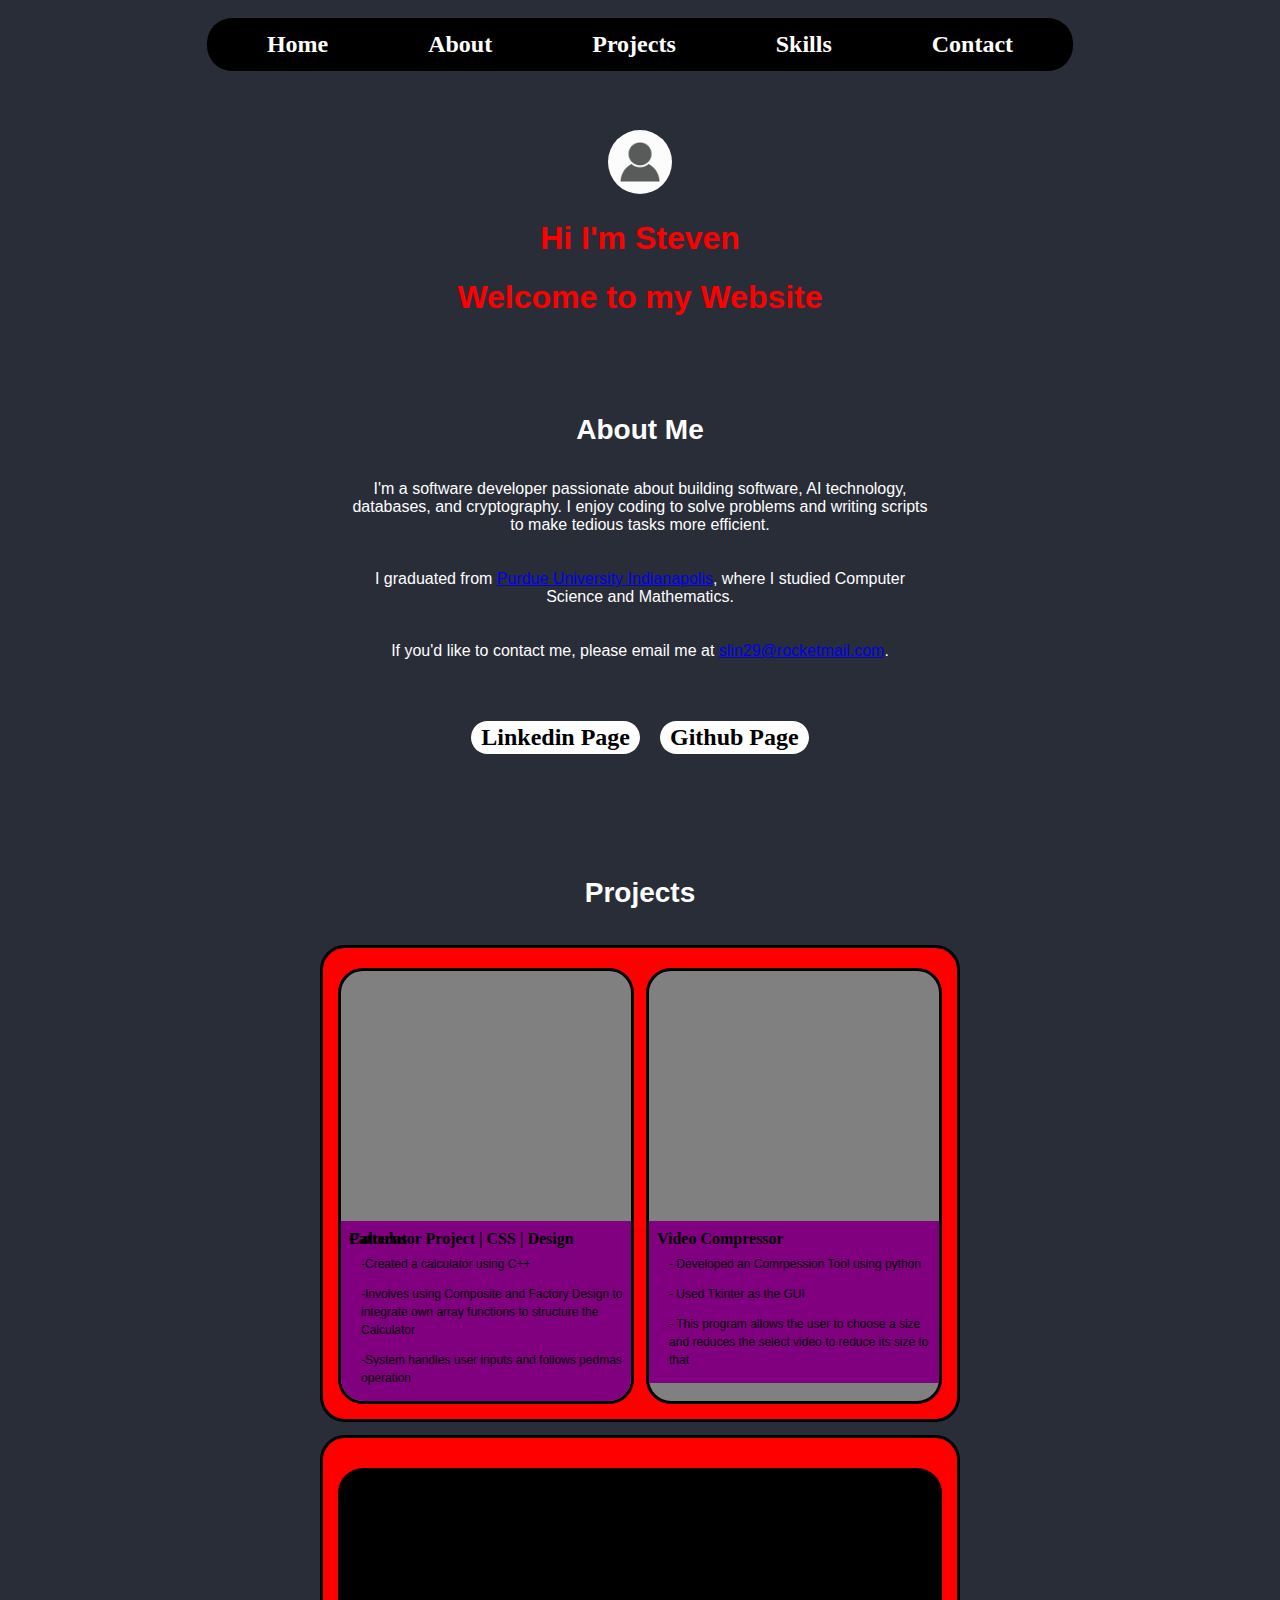
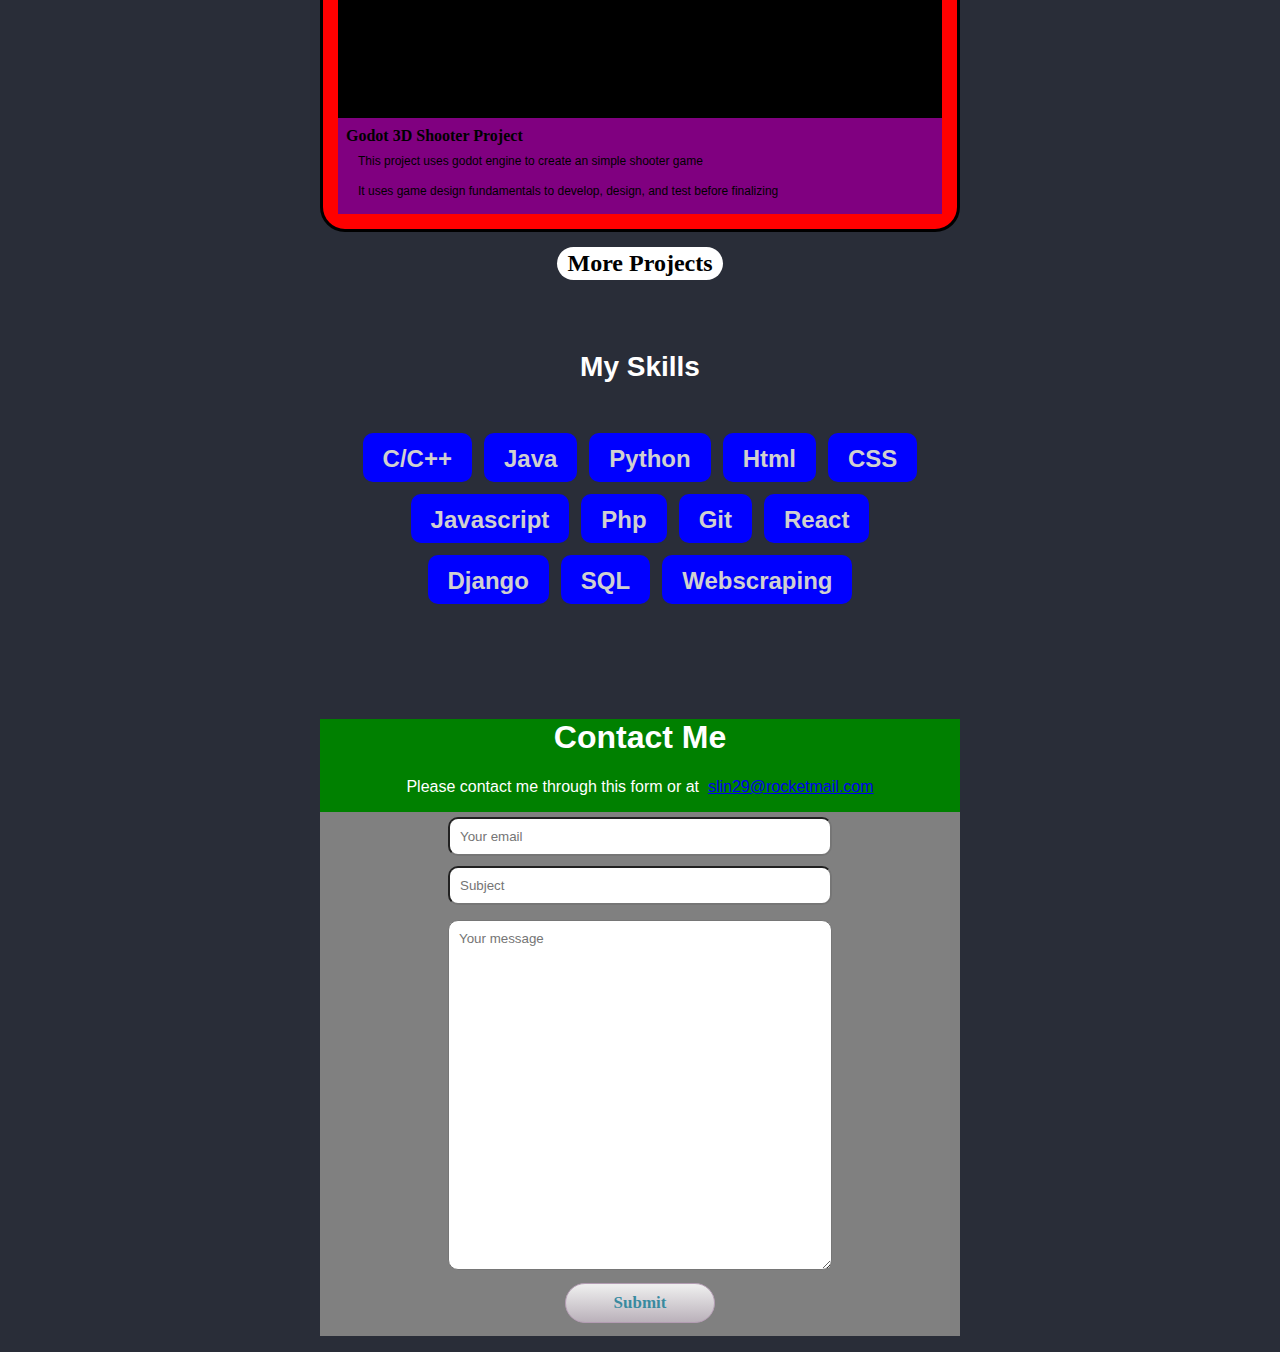
<file: index.html>
<html lang="en" xmlns="http://www.w3.org/1999/html">
  <head>
    <meta charset="UTF-8">
    <meta name="viewport" content="width=device-width, initial-scale=1.0">
    <meta http-equiv="X-UA-Compatible" content="ie=edge">
    <title>My Website </title>

    <script src="https://ajax.googleapis.com/ajax/libs/jquery/3.5.1/jquery.min.js"></script>
    <link rel="stylesheet" href="css/style.css">
	<script src="js/videoplayback.js"></script>
	<script src="js/jqueryscroll.js"></script>
    <script src="https://www.youtube.com/iframe_api"></script>


  </head>
  <body>
    <main>
        <nav class="navbar">
            <ul class="nav-list">
                <li><a href="#home">Home</a></li>
                <li><a href="#about">About</a></li>
                <li><a href="#projects">Projects</a></li>
                <li><a href="#skill">Skills</a></li>
                <li><a href="#contact">Contact</a></li>
            </ul>
        </nav>

        <div id="home"></div>
        <div class="myname">
            <img src="images/sample.png">
            <h1> Hi I'm Steven </h1>
            <h1> Welcome to my Website </h1>
        </div>

        <div class="aboutme" id="about">
            <h1 class="titleText"> About Me </h1>
			<p>
			  I'm a software developer passionate about building software, AI technology, databases, and cryptography. I enjoy coding to solve problems and writing scripts to make tedious tasks more efficient.
			</p>

			<p>
			  I graduated from <a href="https://www.purdue.edu/campuses/indianapolis/">Purdue University Indianapolis</a>, where I studied Computer Science and Mathematics.
			</p>

			<p>
			  If you'd like to contact me, please email me at <a href="mailto:slin29@rocketmail.com">slin29@rocketmail.com</a>.
			</p>

        </div>

        <div class="linkbar">
            <ul class ="horizon">
                <li>
                    <a href="https://www.linkedin.com/in/steven-lin-248652259/"> Linkedin Page </a>
                </li>

                <li>
                    <a href="https://github.com/ikimiya"> Github Page </a>
                </li>
            </ul>
        </div>


        <div class="projectTitle" id="projects">
            <h1 class="titleText"> Projects </h1>
        </div>

        <div class="outer-container">
        <div class="project">
            <div class="video-section">
                <iframe
                    id="myVideo1"
                    src="https://www.youtube.com/embed/zDvINTo0UwM?enablejsapi=1&controls=1&modestbranding=1&rel=0"
                    title="Burnice Character Demo - 'A Burnice Special for the Brokenhearted' | Zenless Zone Zero"
                    frameborder="0"
                    allow="accelerometer; autoplay; clipboard-write; encrypted-media; gyroscope; picture-in-picture; web-share"
                    allowfullscreen>
                </iframe>
            </div>
            <div class="text-section">
                <p class="textbold">Calculator Project | CSS | Design Patterns</p>
                <p class="textp">-Created a calculator using C++</p>
                <p class="textp">-Involves using Composite and Factory Design to integrate own array functions to structure the Calculator</p>
                <p class="textp">-System handles user inputs and follows pedmas operation</p>

            </div>
        </div>
        <div class="project">
            <div class="video-section">
                <iframe
                    id="myVideo2"
                    src="https://www.youtube.com/embed/swcKf0VxqQU?enablejsapi=1&controls=1&modestbranding=1&rel=0"
                    title="Burnice Character Demo - 'A Burnice Special for the Brokenhearted' | Zenless Zone Zero"
                    frameborder="0"
                    allow="accelerometer; autoplay; clipboard-write; encrypted-media; gyroscope; picture-in-picture; web-share"
                    allowfullscreen>
                </iframe>
            </div>
            <div class="text-section">
                <p class="textbold">Video Compressor</p>
                <p class="textp">- Developed an Comrpession Tool using python</p>
                <p class="textp">- Used Tkinter as the GUI </p>
                <p class="textp">- This program allows the user to choose a size and reduces the select video to reduce its size to that </p>
     
            </div>
        </div>
    </div>

    <!-- Outer container for the single project -->
    <div class="outer-container">
        <div class="single-project">
            <div class="video-section">
                <iframe
                    id="myVideo3"
                    src="https://www.youtube.com/embed/zG7ljqG3_1Y?enablejsapi=1&controls=1&modestbranding=1&rel=0"
                    title="Burnice Character Demo - 'A Burnice Special for the Brokenhearted' | Zenless Zone Zero"
                    frameborder="0"
                    allow="accelerometer; autoplay; clipboard-write; encrypted-media; gyroscope; picture-in-picture; web-share"
                    allowfullscreen>
                </iframe>
            </div>
            <div class="text-section">
                <p class="textbold">Godot 3D Shooter Project</p>
                <p class="textp">This project uses godot engine to create an simple shooter game</p>
                <p class="textp">It uses game design fundamentals to develop, design, and test before finalizing </p>
            </div>
        </div>
    </div>
	
	
		<div class="linkbar">
            <ul class ="horizon">
                <li>
                    <a href="projects.html"> More Projects </a>
                </li>
            </ul>
        </div>
	
		<div> 
        <h1 class="titleText" style="margin-top:4%" id="skill"> My Skills </h1>
        <div class="skillsection" >
            <ul class="skill-list">
                <li> C/C++ </li>
                <li> Java </li>
                <li> Python </li>
                <li> Html </li>
                <li> CSS </li>
                <li> Javascript </li>
                <li> Php </li>
                <li> Git </li>
                <li> React </li>
                <li> Django </li>
                <li> SQL </li>
		<li> Webscraping </li>
            </ul>
        </div>
		</div>

        <div class="contact-container" id="contact">
            <h1>Contact Me</h1>
            <p>Please contact me through this form or at &nbsp <a href="mailto:slin29@rocketmail.com">slin29@rocketmail.com</a></p>

            <form class="form-container" action="https://formsubmit.co/slin29@rocketmail.com" method="POST" onsubmit="return validateForm(event)">
                <input type="email" id="email" name="email" placeholder="Your email" required />
                <input type="text" id="subject" name="subject" placeholder="Subject" required />
                <textarea class="textboxsize" id="message" name="message" placeholder="Your message" required></textarea>
                <button type="submit" class="submitbtn">Submit</button>
            </form>
        </div>
    </main>
  </body>
</html>
</file>
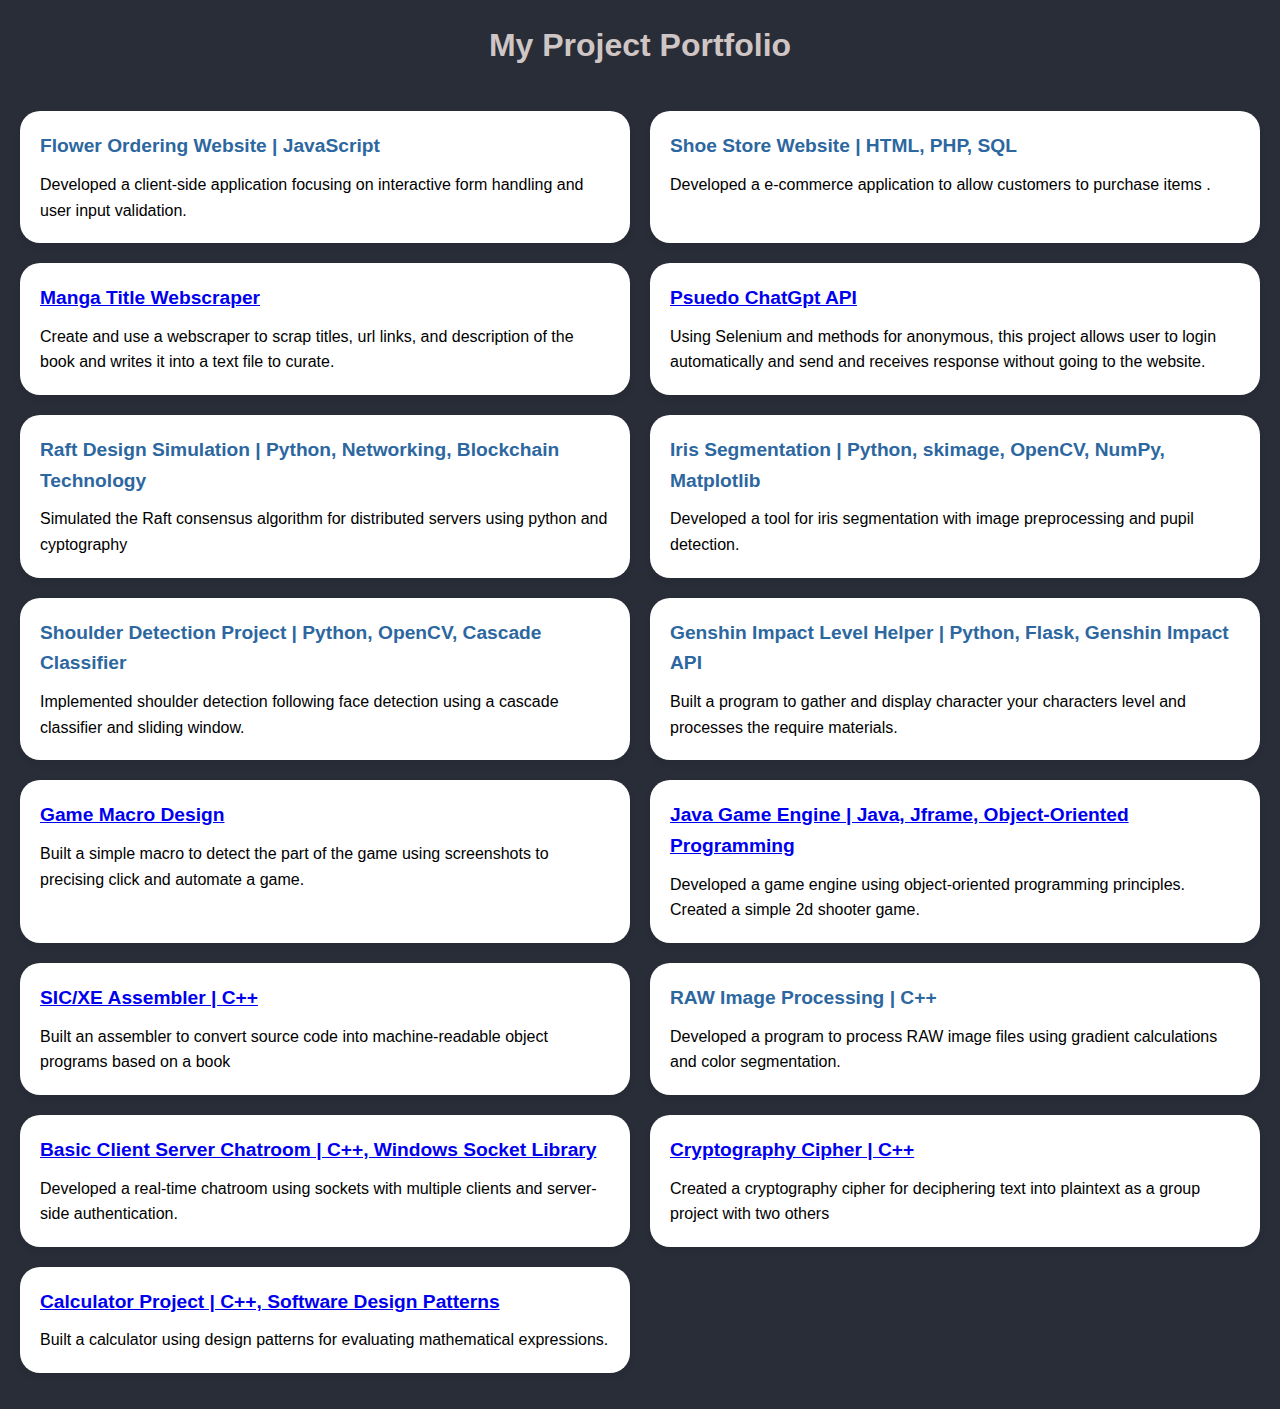
<file: projects.html>
<html lang="en" xmlns="http://www.w3.org/1999/html">
  <head>
    <meta charset="UTF-8">
    <meta name="viewport" content="width=device-width, initial-scale=1.0">
    <meta http-equiv="X-UA-Compatible" content="ie=edge">
    <title>My Website </title>

    <script src="https://ajax.googleapis.com/ajax/libs/jquery/3.5.1/jquery.min.js"></script>
    <link rel="stylesheet" href="css/style.css">
	<script src="js/videoplayback.js"></script>
	<script src="js/jqueryscroll.js"></script>
    <script src="https://www.youtube.com/iframe_api"></script>
    <style>

body {
    font-family: Verdana, sans-serif;
    line-height: 1.6;
    margin: 0;
    padding: 20px;
    background-color:  #292D38;
}

h1 {
    color: #cfc5c5;
    text-align: center;
    margin-bottom: 40px;
}

ul {
    list-style: none;
    padding: 0;
    display: grid;
    grid-template-columns: repeat(auto-fit, minmax(500px, 1fr));
    gap: 20px;
}

li {
    background-color: #fff;
    border-radius: 20px;
    box-shadow: 0 4px 6px rgba(21, 21, 21, 0.1);
    padding: 20px;
    transition: transform 0.2s, box-shadow 0.2s;
}

li:hover {
    transform: translateY(-5px);
    box-shadow: 0 8px 12px rgba(10, 10, 10, 0.15);
}

h3 {
    margin-top: 0;
    color: #2d67a0;
    font-size: 1.2rem;
    margin-bottom: 10px;
}

 
    </style>

  </head>
  <body>
    <main>
<h1>My Project Portfolio</h1>

     <ul>
        <li>
            <h3>Flower Ordering Website | JavaScript</h3>
            Developed a client-side application focusing on interactive form handling and user input validation.
        </li>
        <li>
            <h3>Shoe Store Website | HTML, PHP, SQL</h3>
            Developed a e-commerce application to allow customers to purchase items .
        </li>
		
		<li>
			<h3><a href="https://github.com/ikimiya/webscraper_py">Manga Title Webscraper </a> </h3>
			Create and use a webscraper to scrap titles, url links, and description of the book and writes it into a text file to curate.
		</li>
		
		<li>
			<h3><a href="https://github.com/ikimiya/seleniumchatgpt">Psuedo ChatGpt API</a> </h3>
			Using Selenium and methods for anonymous, this project allows user to login automatically and send and receives response without going to the website.
			
		</li>
 
        <li>
            <h3>Raft Design Simulation | Python, Networking, Blockchain Technology</h3>
            Simulated the Raft consensus algorithm for distributed servers using python and cyptography
        </li>

        <li>
            <h3>Iris Segmentation | Python, skimage, OpenCV, NumPy, Matplotlib</h3>
            Developed a tool for iris segmentation with image preprocessing and pupil detection.
        </li>

        <li>
            <h3>Shoulder Detection Project | Python, OpenCV, Cascade Classifier</h3>
            Implemented shoulder detection following face detection using a cascade classifier and sliding window.
        </li>

        <li>
            <h3>Genshin Impact Level Helper | Python, Flask, Genshin Impact API</h3>
            Built a program to gather and display character your characters level and processes the require materials.
        </li>
		
		<li>
			<h3><a href="https://github.com/ikimiya/brownDustMacro">Game Macro Design</a></h3>
			Built a simple macro to detect the part of the game using screenshots to precising click and automate a game.
		</li>
		
        <li>
            <h3><a href="https://github.com/ikimiya/simpleGameEngine">Java Game Engine | Java, Jframe, Object-Oriented Programming </a></h3>
            Developed a game engine using object-oriented programming principles. Created a simple 2d shooter game.
        </li>
		
        <li>
            <h3><a href="https://github.com/ikimiya/SICXEAssembler">SIC/XE Assembler | C++</a></h3>
            Built an assembler to convert source code into machine-readable object programs based on a book
        </li>

        <li>
            <h3>RAW Image Processing | C++</h3>
            Developed a program to process RAW image files using gradient calculations and color segmentation.
        </li>

        <li>
            <h3><a href="https://github.com/ikimiya/clientServerChatroom"> Basic Client Server Chatroom | C++, Windows Socket Library</a></h3>
            Developed a real-time chatroom using sockets with multiple clients and server-side authentication.
        </li>

        <li>
            <h3><a href="https://github.com/ikimiya/cyptographyCipher">Cryptography Cipher | C++ </a></h3>
            Created a cryptography cipher for deciphering text into plaintext as a group project with two others
        </li>
		
        <li>
            <h3><a href="https://github.com/ikimiya/calculatorProject">Calculator Project | C++, Software Design Patterns </a></h3>
            Built a calculator using design patterns for evaluating mathematical expressions.
        </li>
    </ul>
	
    </main>
  </body>
</html>
</file>
<file: css/style.css>
body{
    background-color:  #292D38;
    margin: 0px;
}


.titleText
{
    color: white;
    font-family: Verdana, sans-serif;
    font-size: 28px;
    display: flex;
    justify-content: center;
    align-items: center;
    background-color: none;
    margin-top: 8%;
    margin-left: 25%;
    margin-right: 25%;
    padding: 5px;
}

/* Navigation Bar */
.navbar
{
    display: flex;
    justify-content: center;
    align-items: center;
    background-color: none;
    padding: 8px;
    margin: 10px;
    position: fixed;
    top: 0;
    left: 0;
    right: 0;
    z-index: 2;
}

.navbar .nav-list {
    background-color: black;
    list-style-type: none;
    display: flex;
    justify-content: center;
    border-radius: 25px;
    padding: 10px;
    margin: 0px;
}

.nav-list li {
    margin: 0 25px;
    padding: 3 15px;
    background-color: none;
    border-radius:25px;
}

.nav-list a {
    color: white;
    font-weight: bold;
    font-size: 24px;
    text-decoration: none;
    padding: 10px;
}

.nav-list a:hover {
    color: red;
}

/* Body */

.myname {
    color: red;
    text-align: center;
    font-family: Tahoma, sans-serif;
    font-size: 16px;
    margin-top: 130px;
    margin-bottom: 0px;
}

.myname img
{
    border-radius: 50%;
    width: 5%;
    margin-bottom: 5px;

}

.aboutme {
    text-align: center;
    margin-top: 2%;
    margin-left: 25%;
    margin-right: 25%;
    padding: 20px;
}

.aboutme p
{
    font-family: Verdana, sans-serif;
	background-color: #292D38;
    color: white; 
    padding: 10px; 
    border-radius: 5px; 
}

/* Links Format " */
.linkbar
{
    display: flex;
    justify-content: center;
    align-items: center;
    background-color: none;

}

.linkbar .horizon {
    background-color: none;
    list-style-type: none;
    display: flex;
    justify-content: center;
    border-radius: 35px;
    padding: 10px;
    margin: 5px;
}

.linkbar li{
    margin: 0 10px;
    padding: 3 10px;
    background-color: white;
    border-radius:25px;
}

.linkbar a {
    color: black;
    font-weight: bold;
    font-size: 24px;
    text-decoration: none;
    padding: 0px;
}

.linkbar a:hover {
    color: red;
}

/*Container and Project */

.projectTitle
{
    display: flex;
    justify-content: center;
    align-items: center;
    background-color: none;
    font-size: 24px;
}

.outer-container {
    display: flex;
    justify-content: center;
    gap: 2%; 
    margin-top: 1%;
    margin-left: 25%;
    margin-right: 25%;
    padding: 15px;
    background-color: red;
    border-radius: 25px;
    border: 3px solid black; 
}

.single-project {
    width: 100%; 
    height: auto;
    background-color: black;
    border-radius: 25px;
    margin-top: 15px; 
    display: flex;
    flex-direction: column;
}

.project {
    width: 50%; 
    height: auto;
    margin-top: 5px;
    background-color: grey;
    border-radius: 25px;
    overflow: hidden;
    border: 3px solid black; 
}

.video-section {
    width: 100%;
    border-radius: 25px;
    overflow: hidden; 
    padding: 0;
    margin: 0;
}

.video-section iframe {
    width: 100%;
    height: 250px;
    border-radius: 25px; 
    border: none; /* Remove default border */
    margin-top: 0px;
}

.text-section {
    padding: 2px; 
    padding-left: 8px;
    margin: 0; 
    text-align: left;
    background-color: purple; /* the background color */
    flex-direction: column; 
}

.textbold {
    font-family: Georgia, serif;
    font-weight: bold;
    line-height: 0;
}

.textp {
    padding-left: 12px;
    font-family: Arial, sans-serif;
    font-size: 12px;
    line-height: 1.5;
}

/* Skill section */

.skillsection
{
    display: flex;
    justify-content: center;
    align-items: center;
    margin-top: 1%;
    margin-left: 25%;
    margin-right: 25%;
    padding: 20px;
    background-color: none;
    border-radius: 25px;

}

.skillsection ul
{
    display: flex;
    justify-content: center;
    align-items: center;
    flex-direction: row;
    flex-wrap: wrap;
    width: 100%;
    padding: 0;
    list-style-type: none;
    background-color: none;
    margin: 0;
}

.skillsection ul li
{
    display: flex;
    justify-content: center;
    align-items: center;
    background-color: blue;
    padding-left: 20px;
    padding-right: 20px;
    padding-top: 8px;
    padding-bottom: 5px;
    margin: 1%;
    border-radius: 10px;
    font-family: Arial, sans-serif;
    font-size: 24px;
    line-height: 1.5;
    color: #D0D0D0;
    font-weight: bold;
}

.skillsection ul li:hover
{
    color:#F8F8F8;
}

/* Contact Information */

.contact-container {
    margin-top: 7%;
    margin-left: 25%;
    margin-right: 25%;
    background-color: green;
}

.contact-container h1 {
    color: white;
    font-family: Verdana, sans-serif;
    display: flex;
    justify-content: center;
    align-items: center;
}

.contact-container p {
    color: white;
    font-family: Verdana, sans-serif;
    display: flex;
    justify-content: center;
    align-items: center;
    margin-top: 0px;
}

.contact-container .form-container {
    display: flex;
    justify-content: center;
    align-items: center;
    flex-direction: column;
    width: 100%;
    background-color: grey;
}

.textboxsize {
    margin-top:2px;
    height: 350px;
    width: 60%;
    padding: 10px;
    border-radius: 10px;
    font-family: Verdana, sans-serif;
    margin-top:10px;
}

.contact-container .form-container input {
    width: 60%;
    padding: 10px;
    margin: 5px;
    border-radius: 10px;
}

.submitbtn {
    margin: 2%;
	background:linear-gradient(to bottom, #ededed 5%, #bab1ba 100%);
	background-color:#ededed;
	border-radius:21px;
	border:1px solid #b39cb3;
	display:inline-block;
	cursor:pointer;
	color:#3a8a9e;
	font-family:Verdana;
	font-size:17px;
	font-weight:bold;
	padding:9px 48px;
	text-decoration:none;
	text-shadow:0px 0px 0px #e1e2ed;
}
.submitbtn:hover {
	background:linear-gradient(to bottom, #bab1ba 5%, #ededed 100%);
	background-color:#bab1ba;
}
.submitbtn:active {
	position:relative;
	top:1px;
}
</file>
